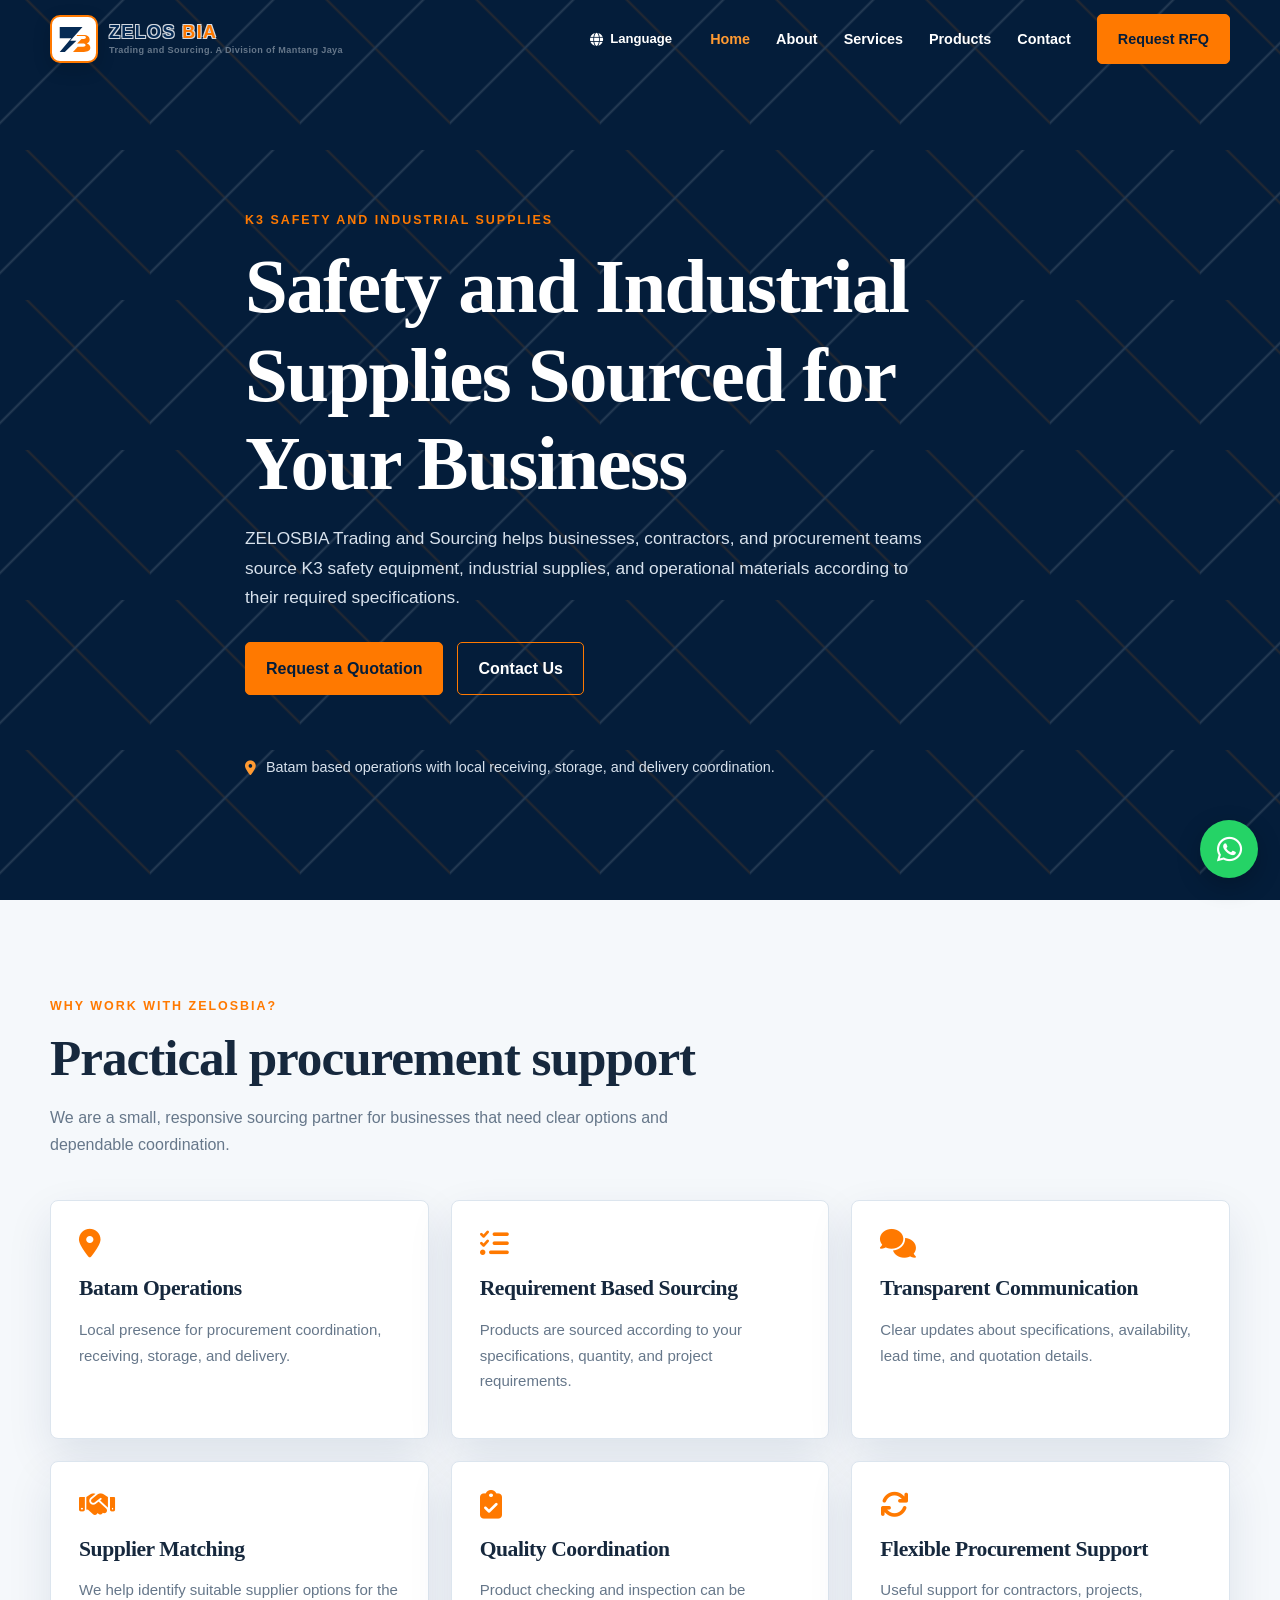
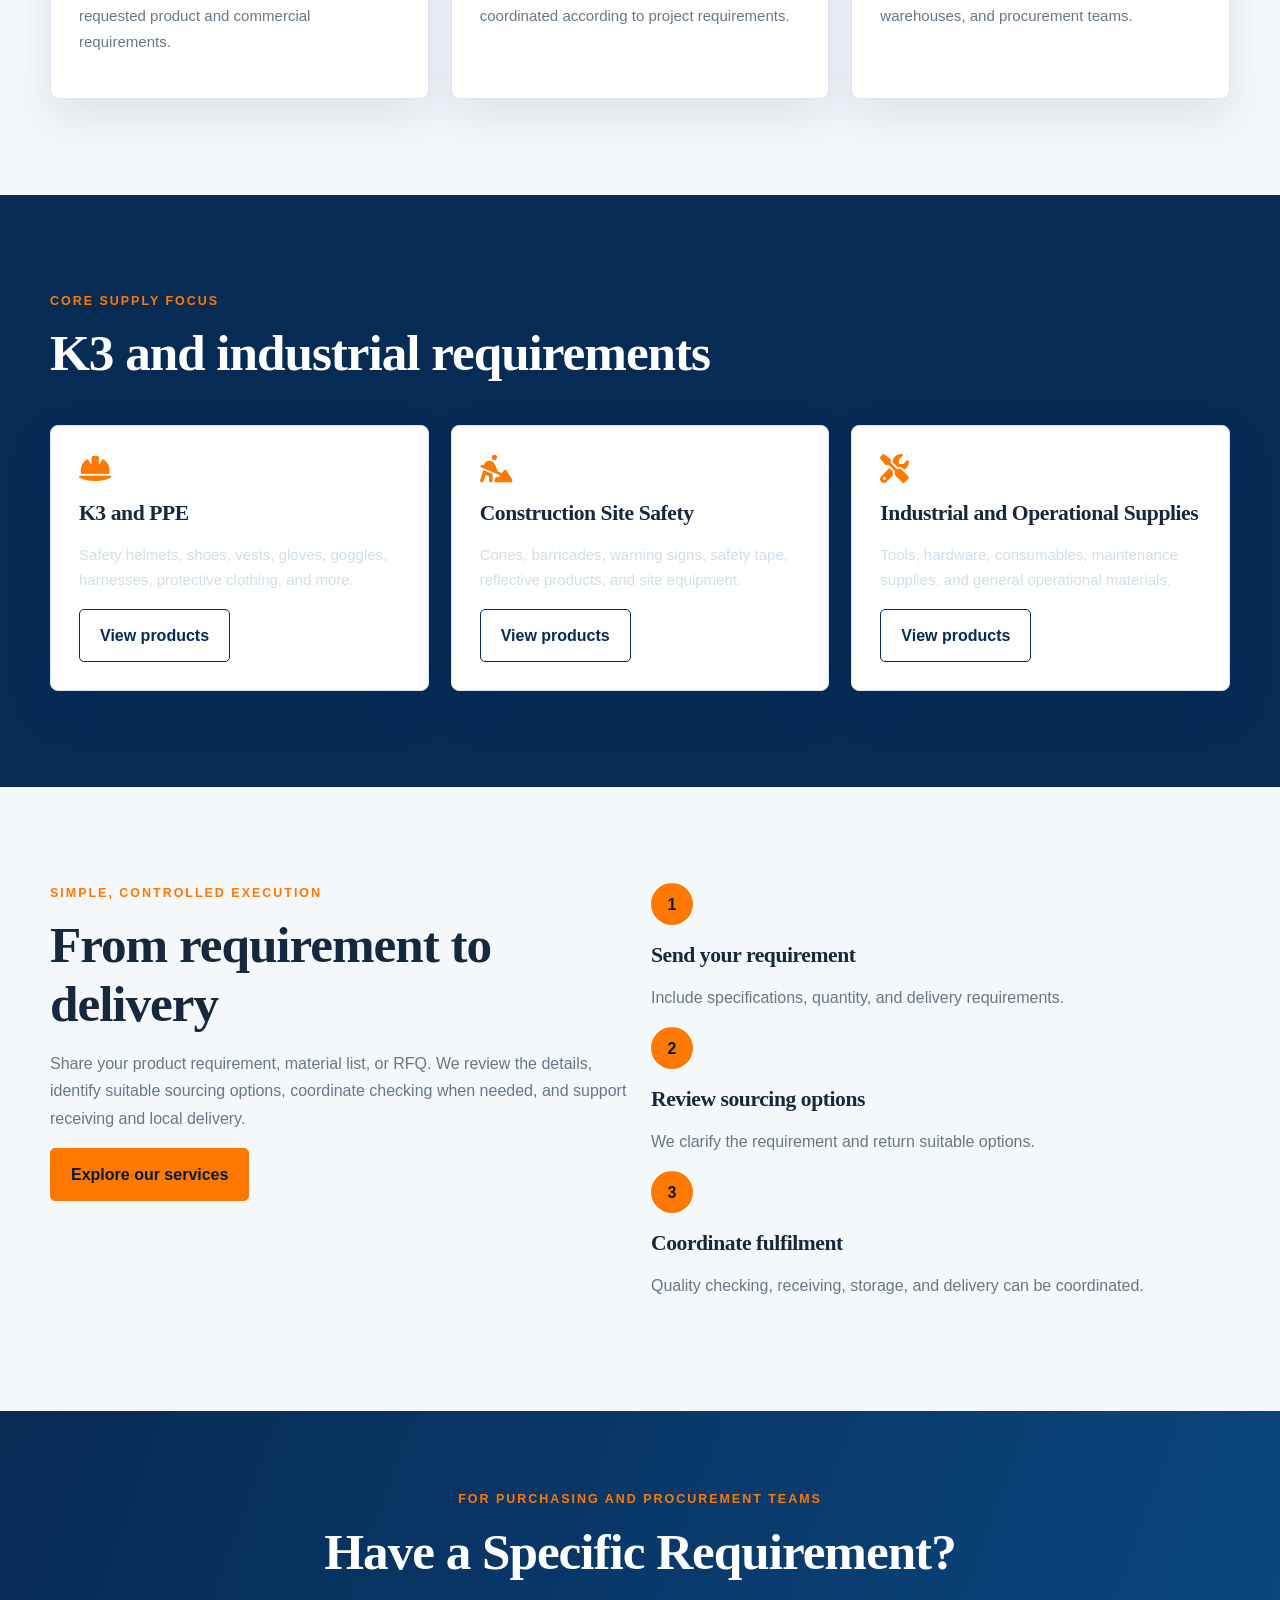
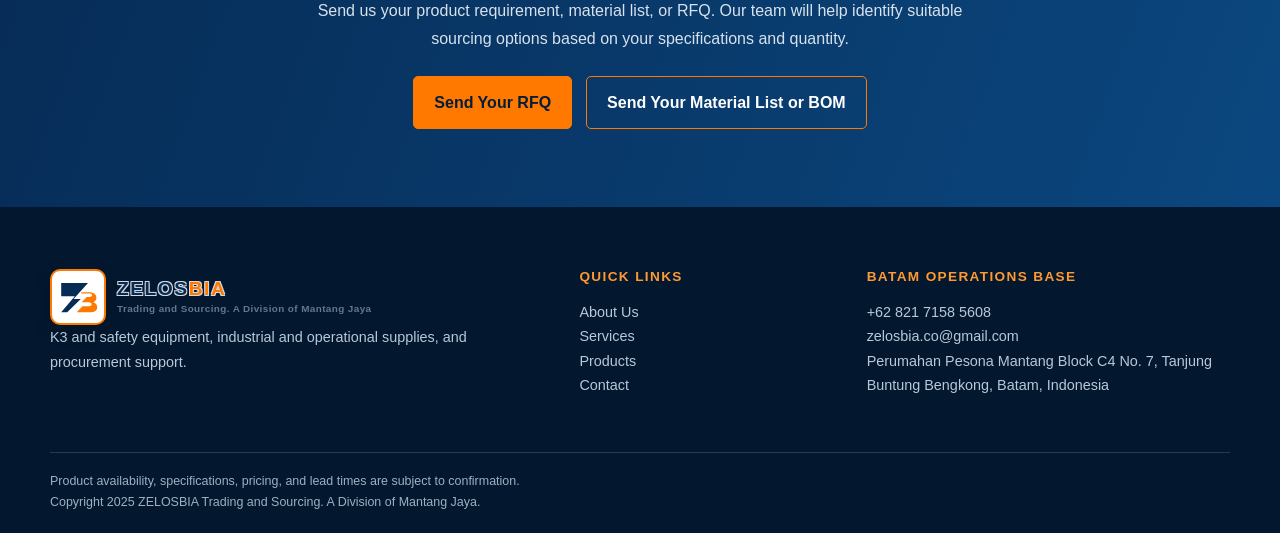
<file: index.html>
<!doctype html>
<html lang="en">
<head>
  <meta charset="utf-8">
  <meta name="viewport" content="width=device-width, initial-scale=1">
  <title>ZELOSBIA Trading and Sourcing | K3 and Industrial Supplies Batam</title>
  <meta name="description" content="ZELOSBIA Trading and Sourcing provides K3 safety equipment, PPE, industrial supplies, and procurement sourcing support for businesses and contractors in Batam.">
  <!-- Security and social meta -->
  <meta http-equiv="Content-Security-Policy" content="default-src 'self' https:; script-src 'self' https://cdnjs.cloudflare.com https://cdn.jsdelivr.net https://translate.google.com https://translate.googleapis.com https://maps.googleapis.com https://maps.gstatic.com; style-src 'self' 'unsafe-inline' https://fonts.googleapis.com https://cdnjs.cloudflare.com https://cdn.jsdelivr.net; font-src 'self' https://fonts.gstatic.com https://cdnjs.cloudflare.com https://cdn.jsdelivr.net data:; img-src 'self' data: https:; frame-src https://www.google.com https://maps.google.com https://translate.google.com https://maps.app.goo.gl; connect-src 'self' https://www.google-analytics.com https://*.googleapis.com https://*.gstatic.com;">
  <meta name="referrer" content="no-referrer-when-downgrade">
  <meta property="og:title" content="ZELOSBIA Trading and Sourcing | K3 and Industrial Supplies Batam">
  <meta property="og:description" content="K3 safety equipment, PPE, industrial supplies, and procurement sourcing support based in Batam.">
  <link rel="preconnect" href="https://fonts.googleapis.com">
  <link href="https://fonts.googleapis.com/css2?family=Inter:wght@400;500;600;700;800&family=Playfair+Display:wght@600;700&display=swap" rel="stylesheet">
  <link rel="stylesheet" href="https://cdn.jsdelivr.net/npm/@fortawesome/fontawesome-free@6.5.2/css/all.min.css" crossorigin="anonymous">
  <link rel="stylesheet" href="style.css">
</head>
<body>
  <!-- Fixed header containing the brand and main navigation. -->
  <header class="site-header">
    <div class="container navbar">
      <a class="brand" href="index.html" aria-label="ZELOSBIA home">
        <span class="brand-mark" aria-hidden="true">
          <svg viewBox="0 0 100 100">
            <path class="logo-z" d="M8 15h67L39 55h18L23 88H8l34-40H8z"></path>
            <path class="logo-b" d="M58 38h20c12 0 18 6 18 14 0 5-3 9-8 11 7 2 10 7 10 13 0 8-7 12-19 12H47l14-15h16c5 0 7-2 7-5s-3-5-8-5H59l13-13h7c4 0 6-2 6-5s-3-4-7-4H59z"></path>
          </svg>
        </span>
        <span class="brand-copy">
          <strong>
            <span class="brand-zelos">ZELOS</span>
            <span class="brand-bia">BIA</span>
          </strong>
          <small>Trading and Sourcing. A Division of Mantang Jaya</small>
        </span>
      </a>
      <button class="menu-button" type="button" aria-label="Open navigation" aria-expanded="false">
        <i class="fa-solid fa-bars"></i>
      </button>
      <nav class="nav-links" aria-label="Main navigation">
        <a class="active" href="index.html">Home</a>
        <a href="about.html">About</a>
        <a href="services.html">Services</a>
        <a href="products.html">Products</a>
        <a href="contact.html">Contact</a>
        <a class="button button-primary" href="contact.html">Request RFQ</a>
      </nav>
    </div>
  </header>
  <!-- Main page content. -->
  <main>
    <section class="hero">
      <div class="container hero-copy">
        <span class="eyebrow">K3 Safety and Industrial Supplies</span>
        <h1>Safety and Industrial Supplies Sourced for Your Business</h1>
        <p>ZELOSBIA Trading and Sourcing helps businesses, contractors, and procurement teams source K3 safety equipment, industrial supplies, and operational materials according to their required specifications.</p>
        <div class="actions">
          <a class="button button-primary" href="contact.html">Request a Quotation</a>
          <a class="button button-outline" href="contact.html">Contact Us</a>
        </div>
        <div class="hero-note">
          <i class="fa-solid fa-location-dot"></i>
          <span>Batam based operations with local receiving, storage, and delivery coordination.</span>
        </div>
      </div>
    </section>
    <section class="section fade-in">
      <div class="container">
        <div class="section-heading">
          <span class="eyebrow">Why work with ZELOSBIA?</span>
          <h2>Practical procurement support</h2>
          <p>We are a small, responsive sourcing partner for businesses that need clear options and dependable coordination.</p>
        </div>
        <div class="grid grid-3">
          <article class="card">
            <i class="card-icon fa-solid fa-location-dot"></i>
            <h3>Batam Operations</h3>
            <p>Local presence for procurement coordination, receiving, storage, and delivery.</p>
          </article>
          <article class="card">
            <i class="card-icon fa-solid fa-list-check"></i>
            <h3>Requirement Based Sourcing</h3>
            <p>Products are sourced according to your specifications, quantity, and project requirements.</p>
          </article>
          <article class="card">
            <i class="card-icon fa-solid fa-comments"></i>
            <h3>Transparent Communication</h3>
            <p>Clear updates about specifications, availability, lead time, and quotation details.</p>
          </article>
          <article class="card">
            <i class="card-icon fa-solid fa-handshake"></i>
            <h3>Supplier Matching</h3>
            <p>We help identify suitable supplier options for the requested product and commercial requirements.</p>
          </article>
          <article class="card">
            <i class="card-icon fa-solid fa-clipboard-check"></i>
            <h3>Quality Coordination</h3>
            <p>Product checking and inspection can be coordinated according to project requirements.</p>
          </article>
          <article class="card">
            <i class="card-icon fa-solid fa-arrows-rotate"></i>
            <h3>Flexible Procurement Support</h3>
            <p>Useful support for contractors, projects, warehouses, and procurement teams.</p>
          </article>
        </div>
      </div>
    </section>
    <section class="section dark-section fade-in">
      <div class="container">
        <div class="section-heading">
          <span class="eyebrow">Core supply focus</span>
          <h2>K3 and industrial requirements</h2>
        </div>
        <div class="grid grid-3">
          <article class="card">
            <i class="card-icon fa-solid fa-helmet-safety"></i>
            <h3>K3 and PPE</h3>
            <p>Safety helmets, shoes, vests, gloves, goggles, harnesses, protective clothing, and more.</p>
            <a class="button button-dark" href="products.html">View products</a>
          </article>
          <article class="card">
            <i class="card-icon fa-solid fa-person-digging"></i>
            <h3>Construction Site Safety</h3>
            <p>Cones, barricades, warning signs, safety tape, reflective products, and site equipment.</p>
            <a class="button button-dark" href="products.html">View products</a>
          </article>
          <article class="card">
            <i class="card-icon fa-solid fa-screwdriver-wrench"></i>
            <h3>Industrial and Operational Supplies</h3>
            <p>Tools, hardware, consumables, maintenance supplies, and general operational materials.</p>
            <a class="button button-dark" href="products.html">View products</a>
          </article>
        </div>
      </div>
    </section>
    <section class="section fade-in">
      <div class="container grid grid-2">
        <div>
          <span class="eyebrow">Simple, controlled execution</span>
          <h2>From requirement to delivery</h2>
          <p>Share your product requirement, material list, or RFQ. We review the details, identify suitable sourcing options, coordinate checking when needed, and support receiving and local delivery.</p>
          <a class="button button-primary" href="services.html">Explore our services</a>
        </div>
        <div class="steps">
          <div class="step">
            <h3>Send your requirement</h3>
            <p>Include specifications, quantity, and delivery requirements.</p>
          </div>
          <div class="step">
            <h3>Review sourcing options</h3>
            <p>We clarify the requirement and return suitable options.</p>
          </div>
          <div class="step">
            <h3>Coordinate fulfilment</h3>
            <p>Quality checking, receiving, storage, and delivery can be coordinated.</p>
          </div>
        </div>
      </div>
    </section>
    <section class="rfq-highlight fade-in">
      <div class="container">
        <span class="eyebrow">For purchasing and procurement teams</span>
        <h2>Have a Specific Requirement?</h2>
        <p>Send us your product requirement, material list, or RFQ. Our team will help identify suitable sourcing options based on your specifications and quantity.</p>
        <div class="actions">
          <a class="button button-primary" href="contact.html">Send Your RFQ</a>
          <a class="button button-outline" href="contact.html#attachment">Send Your Material List or BOM</a>
        </div>
      </div>
    </section>
  </main>
  <!-- Footer with company information and quick links. -->
  <footer class="site-footer">
    <div class="container">
      <div class="footer-grid">
        <div>
          <div class="brand">
            <span class="brand-mark" aria-hidden="true">
              <svg viewBox="0 0 100 100">
                <path class="logo-z" d="M8 15h67L39 55h18L23 88H8l34-40H8z"></path>
                <path class="logo-b" d="M58 38h20c12 0 18 6 18 14 0 5-3 9-8 11 7 2 10 7 10 13 0 8-7 12-19 12H47l14-15h16c5 0 7-2 7-5s-3-5-8-5H59l13-13h7c4 0 6-2 6-5s-3-4-7-4H59z"></path>
              </svg>
            </span>
            <span class="brand-copy">
              <strong><span class="brand-zelos">ZELOS</span><span class="brand-bia">BIA</span></strong>
              <small>Trading and Sourcing. A Division of Mantang Jaya</small>
            </span>
          </div>
          <p>K3 and safety equipment, industrial and operational supplies, and procurement support.</p>
        </div>
        <div>
          <h3>Quick Links</h3>
          <p>
            <a href="about.html">About Us</a><br>
            <a href="services.html">Services</a><br>
            <a href="products.html">Products</a><br>
            <a href="contact.html">Contact</a>
          </p>
        </div>
        <div>
          <h3>Batam Operations Base</h3>
          <p>
            <a href="https://wa.me/6282171585608">+62 821 7158 5608</a><br>
            <a href="mailto:zelosbia.co@gmail.com">zelosbia.co@gmail.com</a><br>
            Perumahan Pesona Mantang Block C4 No. 7, Tanjung Buntung Bengkong, Batam, Indonesia
          </p>
        </div>
      </div>
      <div class="footer-bottom">
        Product availability, specifications, pricing, and lead times are subject to confirmation.<br>
        Copyright 2025 ZELOSBIA Trading and Sourcing. A Division of Mantang Jaya.
      </div>
    </div>
  </footer>
  <script src="script.js"></script>
</body>
</html>
</file>
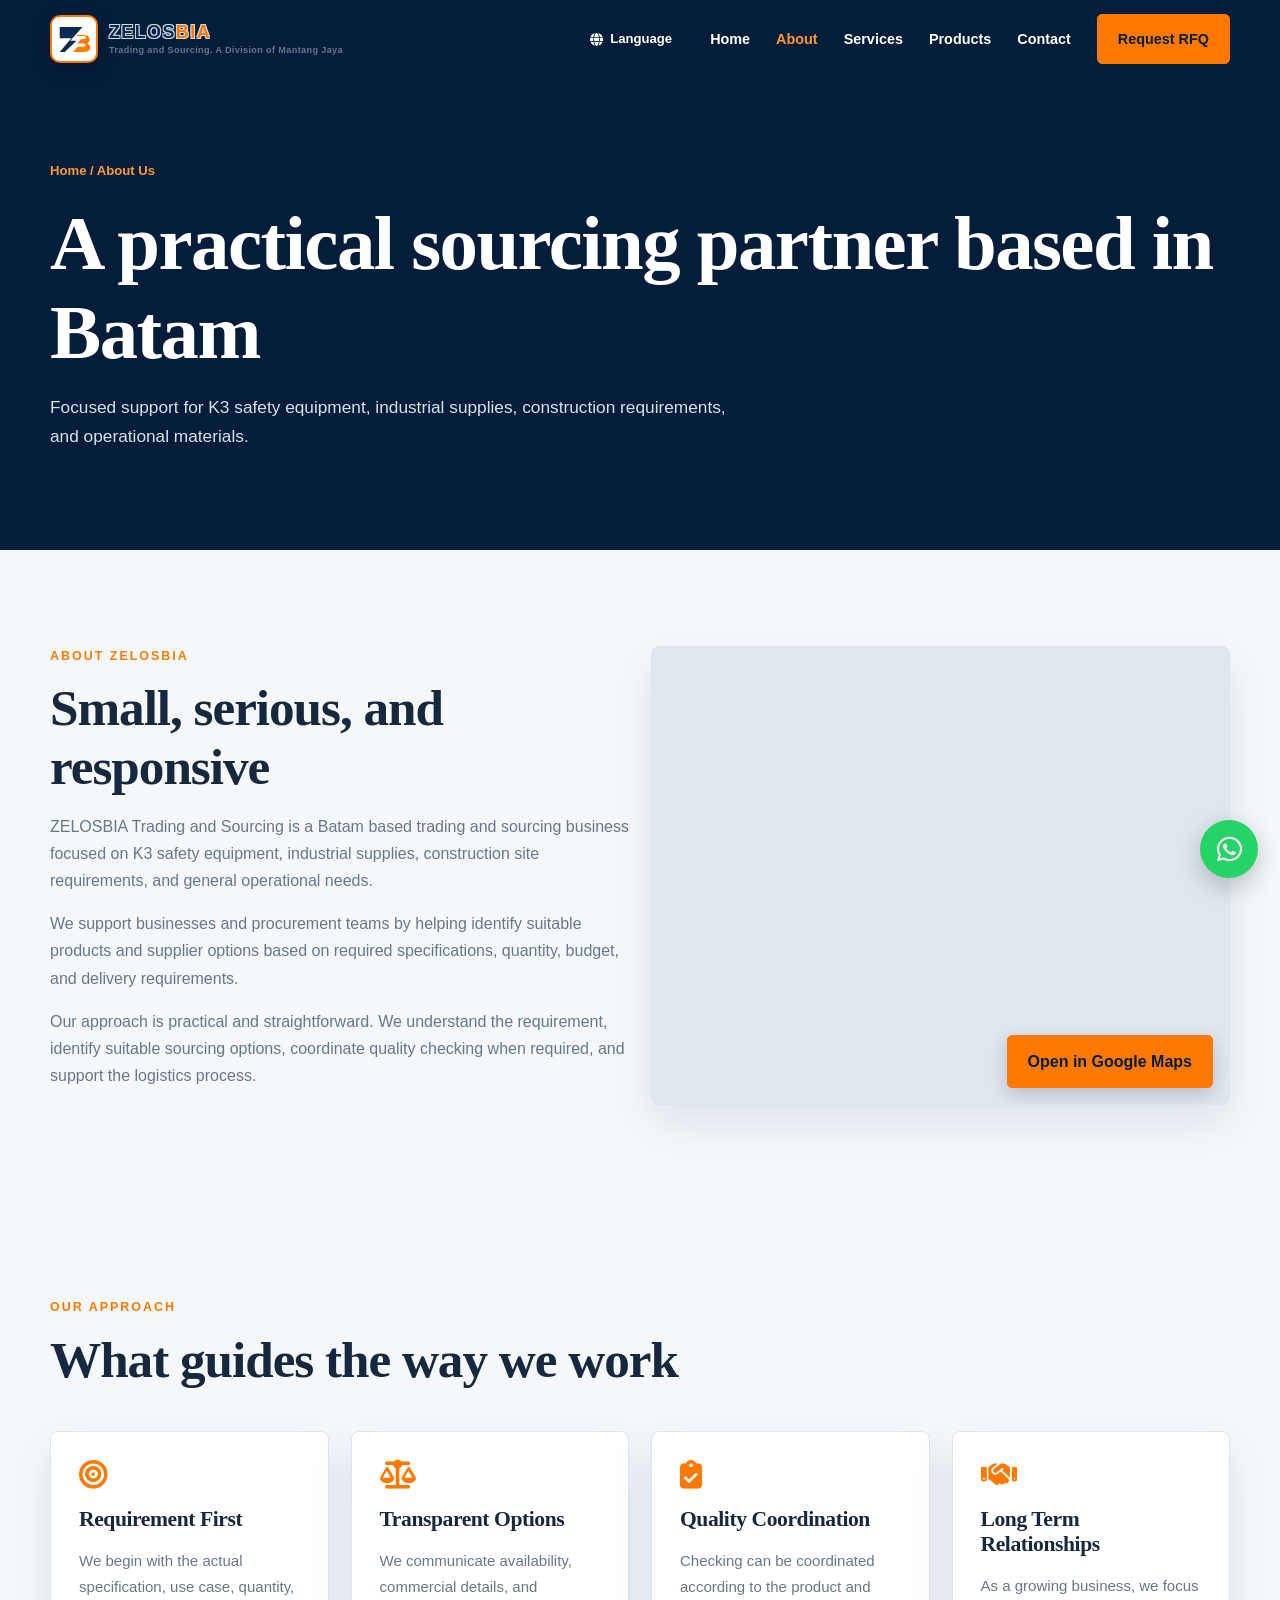
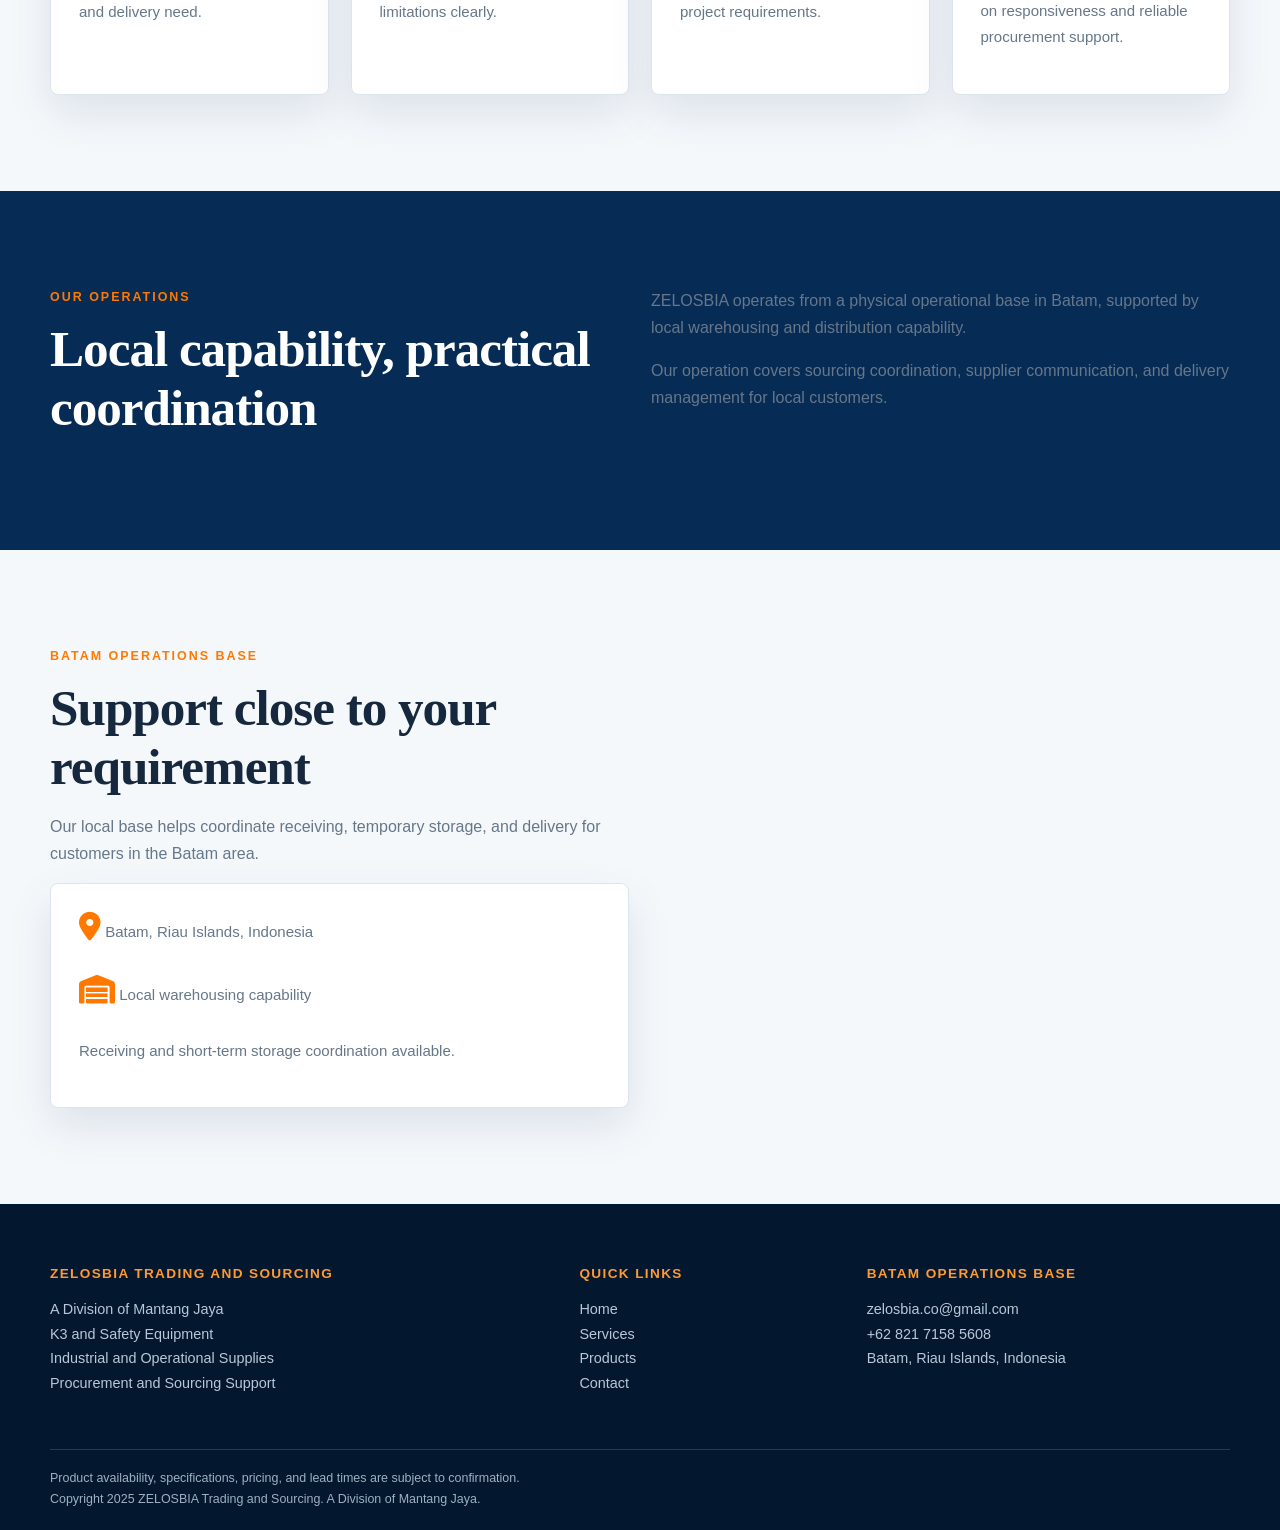
<file: about.html>
<!doctype html>
<html lang="en">
<head>
  <meta charset="utf-8">
  <meta name="viewport" content="width=device-width, initial-scale=1">
  <title>About ZELOSBIA Trading and Sourcing | Batam</title>
  <meta name="description" content="Learn about ZELOSBIA Trading and Sourcing, a Batam based K3, safety, industrial supplies, and procurement support business.">
  <!-- Security and social meta -->
  <meta http-equiv="Content-Security-Policy" content="default-src 'self' https:; script-src 'self' https://cdnjs.cloudflare.com https://translate.google.com https://translate.googleapis.com https://maps.googleapis.com https://maps.gstatic.com; style-src 'self' 'unsafe-inline' https://fonts.googleapis.com https://cdnjs.cloudflare.com; font-src https://fonts.gstatic.com https://cdnjs.cloudflare.com data:; img-src 'self' data: https:; frame-src https://www.google.com https://maps.google.com https://translate.google.com https://maps.app.goo.gl; connect-src 'self' https://www.google-analytics.com https://*.googleapis.com https://*.gstatic.com;">
  <meta name="referrer" content="no-referrer-when-downgrade">
  <meta property="og:title" content="About ZELOSBIA Trading and Sourcing | Batam">
  <meta property="og:description" content="Small, serious, and responsive sourcing partner based in Batam for K3 safety and industrial supplies.">
  <link rel="preconnect" href="https://fonts.googleapis.com">
  <link href="https://fonts.googleapis.com/css2?family=Inter:wght@400;500;600;700;800&family=Playfair+Display:wght@600;700&display=swap" rel="stylesheet">
  <link rel="stylesheet" href="https://cdnjs.cloudflare.com/ajax/libs/font-awesome/6.5.2/css/all.min.css">
  <link rel="stylesheet" href="style.css">
</head>
<body>
  <!-- Fixed header containing the brand and main navigation. -->
  <header class="site-header">
    <div class="container navbar">
      <a class="brand" href="index.html" aria-label="ZELOSBIA home">
        <span class="brand-mark" aria-hidden="true">
          <svg viewBox="0 0 100 100">
            <path class="logo-z" d="M8 15h67L39 55h18L23 88H8l34-40H8z"></path>
            <path class="logo-b" d="M58 38h20c12 0 18 6 18 14 0 5-3 9-8 11 7 2 10 7 10 13 0 8-7 12-19 12H47l14-15h16c5 0 7-2 7-5s-3-5-8-5H59l13-13h7c4 0 6-2 6-5s-3-4-7-4H59z"></path>
          </svg>
        </span>
        <span class="brand-copy">
          <strong><span class="brand-zelos">ZELOS</span><span class="brand-bia">BIA</span></strong>
          <small>Trading and Sourcing. A Division of Mantang Jaya</small>
        </span>
      </a>
      <button class="menu-button" type="button" aria-label="Open navigation" aria-expanded="false">
        <i class="fa-solid fa-bars"></i>
      </button>
      <nav class="nav-links">
        <a href="index.html">Home</a>
        <a class="active" href="about.html">About</a>
        <a href="services.html">Services</a>
        <a href="products.html">Products</a>
        <a href="contact.html">Contact</a>
        <a class="button button-primary" href="contact.html">Request RFQ</a>
      </nav>
    </div>
  </header>
  <!-- Main page content. -->
  <main>
    <section class="page-hero">
      <div class="container">
        <div class="breadcrumb">Home / About Us</div>
        <h1>A practical sourcing partner based in Batam</h1>
        <p>Focused support for K3 safety equipment, industrial supplies, construction requirements, and operational materials.</p>
      </div>
    </section>
    <section class="section fade-in">
      <div class="container grid grid-2">
        <div>
          <span class="eyebrow">About ZELOSBIA</span>
          <h2>Small, serious, and responsive</h2>
          <p>ZELOSBIA Trading and Sourcing is a Batam based trading and sourcing business focused on K3 safety equipment, industrial supplies, construction site requirements, and general operational needs.</p>
          <p>We support businesses and procurement teams by helping identify suitable products and supplier options based on required specifications, quantity, budget, and delivery requirements.</p>
          <p>Our approach is practical and straightforward. We understand the requirement, identify suitable sourcing options, coordinate quality checking when required, and support the logistics process.</p>
        </div>
        <div class="map-container">
          <iframe src="https://www.google.com/maps?q=Perumahan%20Pesona%20Mantang%20Block%20C4%20No.%207%2C%20Tanjung%20Buntung%20Bengkong%2C%20Batam%2C%20Indonesia&amp;output=embed" title="ZELOSBIA Batam location" loading="lazy"></iframe>
          <div class="map-actions">
            <a class="button button-primary" href="https://maps.app.goo.gl/PjfM8P9h658JiCoN9" target="_blank" rel="noopener">Open in Google Maps</a>
          </div>
        </div>
      </div>
    </section>
    <section class="section fade-in">
      <div class="container">
        <div class="section-heading">
          <span class="eyebrow">Our approach</span>
          <h2>What guides the way we work</h2>
        </div>
        <div class="grid grid-4">
          <article class="card"><i class="card-icon fa-solid fa-bullseye"></i><h3>Requirement First</h3><p>We begin with the actual specification, use case, quantity, and delivery need.</p></article>
          <article class="card"><i class="card-icon fa-solid fa-scale-balanced"></i><h3>Transparent Options</h3><p>We communicate availability, commercial details, and limitations clearly.</p></article>
          <article class="card"><i class="card-icon fa-solid fa-clipboard-check"></i><h3>Quality Coordination</h3><p>Checking can be coordinated according to the product and project requirements.</p></article>
          <article class="card"><i class="card-icon fa-solid fa-handshake"></i><h3>Long Term Relationships</h3><p>As a growing business, we focus on responsiveness and reliable procurement support.</p></article>
        </div>
      </div>
    </section>
    <section class="section facts fade-in">
      <div class="container grid grid-2">
        <div><span class="eyebrow">Our operations</span><h2>Local capability, practical coordination</h2></div>
        <div><p>ZELOSBIA operates from a physical operational base in Batam, supported by local warehousing and distribution capability.</p><p>Our operation covers sourcing coordination, supplier communication, and delivery management for local customers.</p>
      </div>
    </section>
    <section class="section fade-in">
      <div class="container grid grid-2">
        <div><span class="eyebrow">Batam Operations Base</span><h2>Support close to your requirement</h2><p>Our local base helps coordinate receiving, temporary storage, and delivery for customers in the Batam area.</p>
        <div class="card"><p><i class="card-icon fa-solid fa-location-dot"></i> Batam, Riau Islands, Indonesia</p><p><i class="card-icon fa-solid fa-warehouse"></i> Local warehousing capability</p><p>Receiving and short-term storage coordination available.</p></div>
      </div>
    </section>
  </main>
  <!-- Footer with company information and quick links. -->
  <footer class="site-footer">
    <div class="container">
      <div class="footer-grid">
        <div><h3>ZELOSBIA Trading and Sourcing</h3><p>A Division of Mantang Jaya<br>K3 and Safety Equipment<br>Industrial and Operational Supplies<br>Procurement and Sourcing Support</p></div>
        <div><h3>Quick Links</h3><p><a href="index.html">Home</a><br><a href="services.html">Services</a><br><a href="products.html">Products</a><br><a href="contact.html">Contact</a></p></div>
        <div><h3>Batam Operations Base</h3><p><a href="mailto:zelosbia.co@gmail.com">zelosbia.co@gmail.com</a><br><a href="https://wa.me/6282171585608">+62 821 7158 5608</a><br>Batam, Riau Islands, Indonesia</p></div>
      </div>
      <div class="footer-bottom">Product availability, specifications, pricing, and lead times are subject to confirmation.<br>Copyright 2025 ZELOSBIA Trading and Sourcing. A Division of Mantang Jaya.</div>
    </div>
  </footer>
  <script src="script.js"></script>
</body>
</html>
</file>
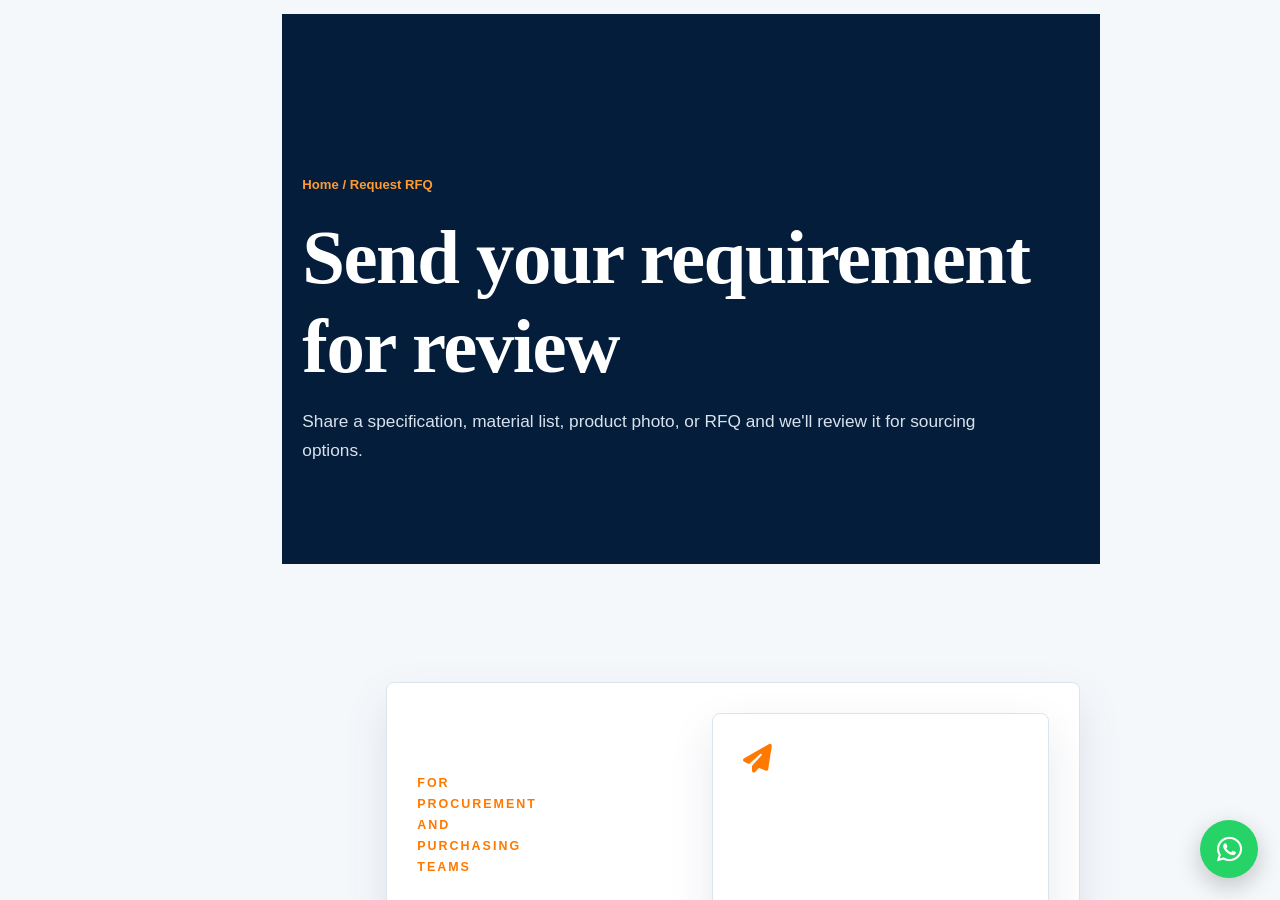
<file: contact.html>
<!doctype html>
<html lang="en">
<head>
  <meta charset="utf-8">
  <meta name="viewport" content="width=device-width, initial-scale=1">
  <title>Request an RFQ | ZELOSBIA Trading and Sourcing</title>
  <meta name="description" content="Send an RFQ for K3 equipment, PPE, industrial supplies, construction site safety products, and procurement sourcing support in Batam.">
  <!-- Security and social meta -->
  <meta http-equiv="Content-Security-Policy" content="default-src 'self' https:; script-src 'self' https://cdnjs.cloudflare.com https://cdn.jsdelivr.net https://translate.google.com https://translate.googleapis.com https://maps.googleapis.com https://maps.gstatic.com; style-src 'self' 'unsafe-inline' https://fonts.googleapis.com https://cdnjs.cloudflare.com https://cdn.jsdelivr.net; font-src 'self' https://fonts.gstatic.com https://cdnjs.cloudflare.com https://cdn.jsdelivr.net data:; img-src 'self' data: https:; frame-src https://www.google.com https://maps.google.com https://translate.google.com https://maps.app.goo.gl; connect-src 'self' https://www.google-analytics.com https://*.googleapis.com https://*.gstatic.com;">
  <meta name="referrer" content="no-referrer-when-downgrade">
  <meta property="og:title" content="Request an RFQ | ZELOSBIA Trading and Sourcing">
  <meta property="og:description" content="Send your RFQ for K3 PPE and industrial supplies.">
  <link rel="preconnect" href="https://fonts.googleapis.com">
  <link href="https://fonts.googleapis.com/css2?family=Inter:wght@400;500;600;700;800&family=Playfair+Display:wght@600;700&display=swap" rel="stylesheet">
  <link rel="stylesheet" href="https://cdn.jsdelivr.net/npm/@fortawesome/fontawesome-free@6.5.2/css/all.min.css" crossorigin="anonymous">
  <link rel="stylesheet" href="style.css">
</head>
<body>
  <!-- Fixed header containing the brand and main navigation. -->
  <header class="site-header">
    <div class="container navbar">
        <a class="brand" href="index.html" aria-label="ZELOSBIA home">
            <span class="brand-mark">
                <svg viewBox="0 0 100 100">
                    <path class="logo-z" d="M8 15h67L39 55h18L23 88H8l34-40H8z"></path>
                    <path class="logo-b" d="M58 38h20c12 0 18 6 18 14 0 5-3 9-8 11 7 2 10 7 10 13 0 8-7 12-19 12H47l14-15h16c5 0 7-2 7-5s-3-5-8-5H59l13-13h7c4 0 6-2 6-5s-3-4-7-4H59z"></path>
                </svg></span><span class="brand-copy"><strong><span class="brand-zelos">ZELOS</span><span class="brand-bia">BIA</span></strong><small>Trading and Sourcing. A Division of Mantang Ja[...]
  <!-- Main page content. -->
  <main>
    <section class="page-hero"><div class="container"><div class="breadcrumb">Home / Request RFQ</div><h1>Send your requirement for review</h1><p>Share a specification, material list, product photo, or RFQ and we'll review it for sourcing options.</p></div></section>
    <section class="section fade-in">
      <div class="container grid grid-2">
        <div class="form-card"><span class="eyebrow">For procurement and purchasing teams</span><h2>Submit RFQ</h2><div class="direct-rfq"><i class="card-icon fa-solid fa-paper-plane"></i><h2>Send Your Requirement</h2></div>
        <aside><span class="eyebrow">Find us</span><h2>Batam Operations Base</h2><div class="info-card"><i class="fa-brands fa-whatsapp"></i><div><h3>WhatsApp</h3><p><a href="https://wa.me/6282171585608">+62 821 7158 5608</a></p></div></div></aside>
      </div>
    </section>
    <section class="quick-contact fade-in"><h2>Prefer a quick conversation?</h2><p>Reach our team directly for urgent project requirements.</p><a href="https://wa.me/6282171585608"><i class="fa-brands fa-whatsapp"></i> Chat on WhatsApp</a></section>
  </main>
  <!-- Footer with company information and quick links. -->
  <footer class="site-footer"><div class="container"><div class="footer-grid"><div><h3>ZELOSBIA Trading and Sourcing</h3><p>A Division of Mantang Jaya<br>K3 and Safety Equipment<br>Industrial and Operational Supplies<br>Procurement and Sourcing Support</p></div><div><h3>Quick Links</h3><p><a href="index.html">Home</a><br><a href="services.html">Services</a><br><a href="products.html">Products</a><br><a href="contact.html">Contact</a></p></div><div><h3>Batam Operations Base</h3><p><a href="mailto:zelosbia.co@gmail.com">zelosbia.co@gmail.com</a><br><a href="https://wa.me/6282171585608">+62 821 7158 5608</a><br>Batam, Riau Islands, Indonesia</p></div></div><div class="footer-bottom">Product availability, specifications, pricing, and lead times are subject to confirmation.<br>Copyright 2025 ZELOSBIA Trading and Sourcing. A Division of Mantang Jaya.</div></div></footer>
  <script src="script.js"></script>
</body>
</html>
</file>
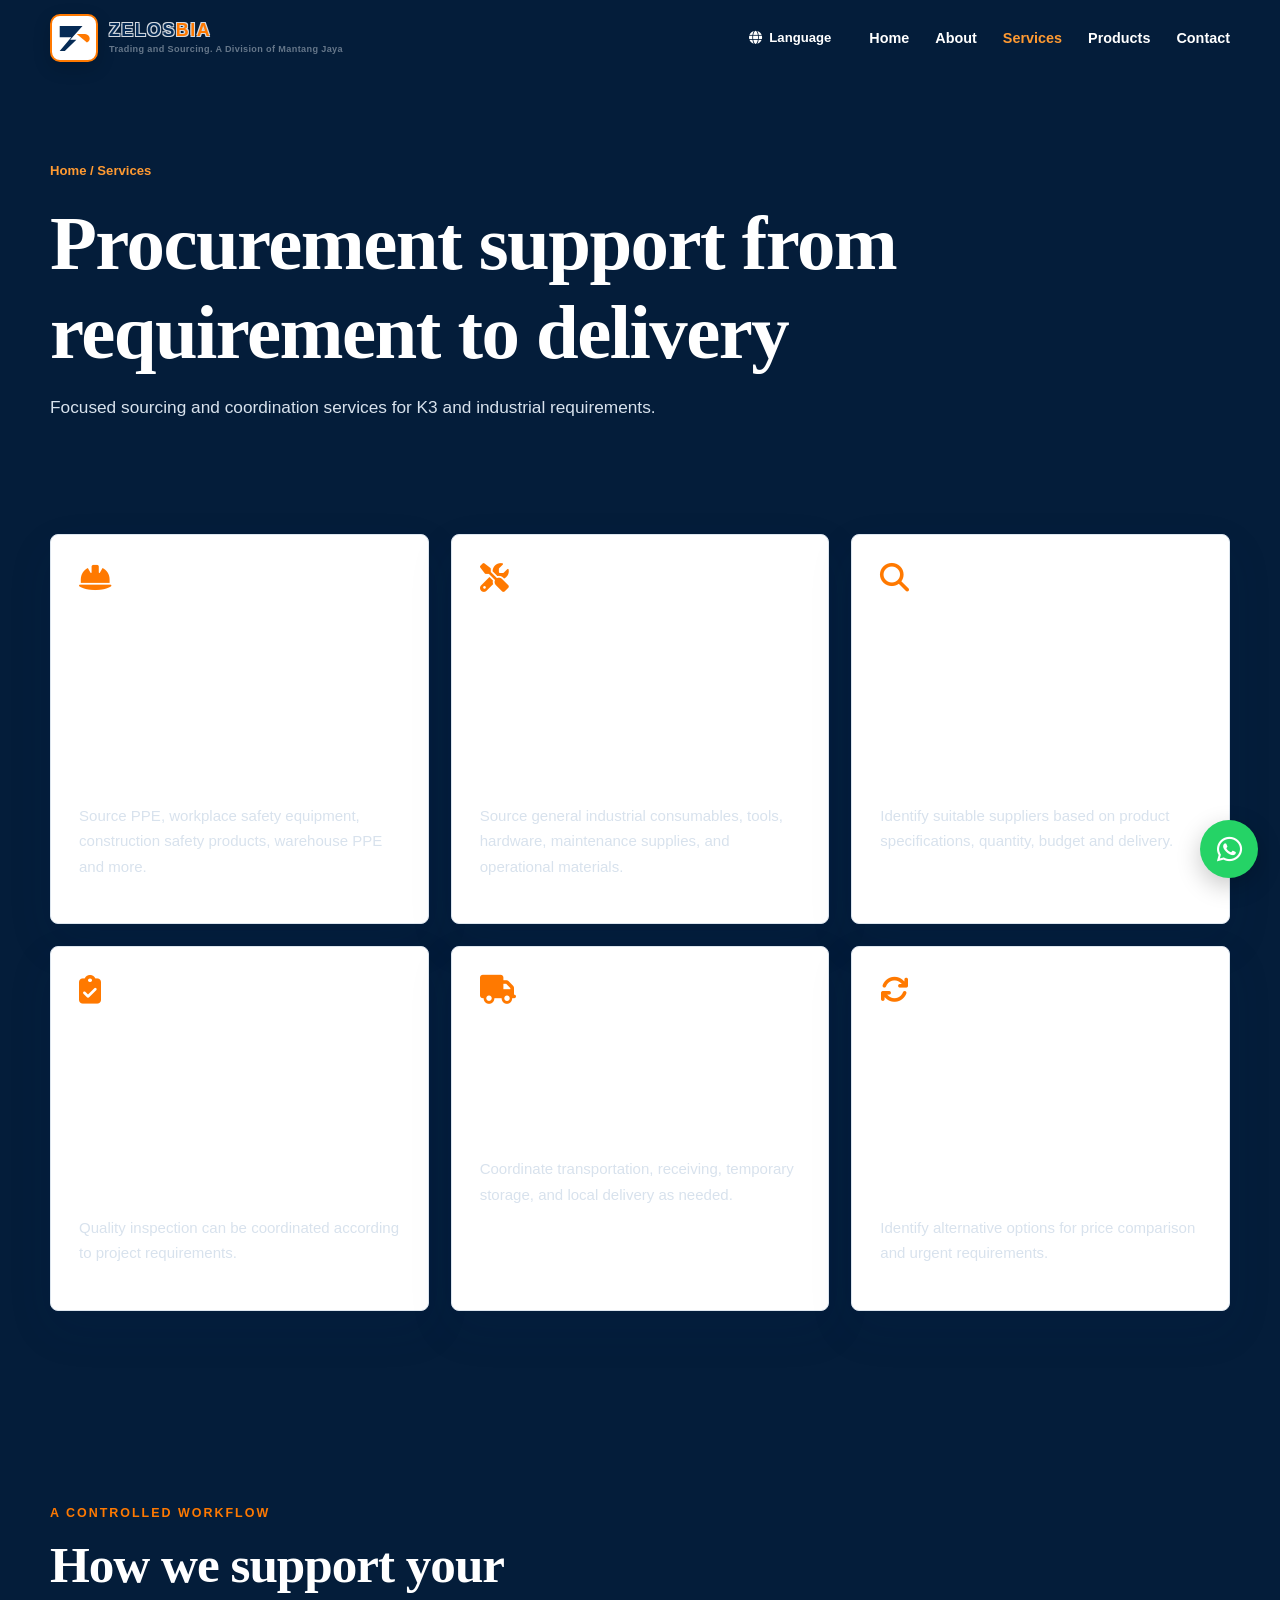
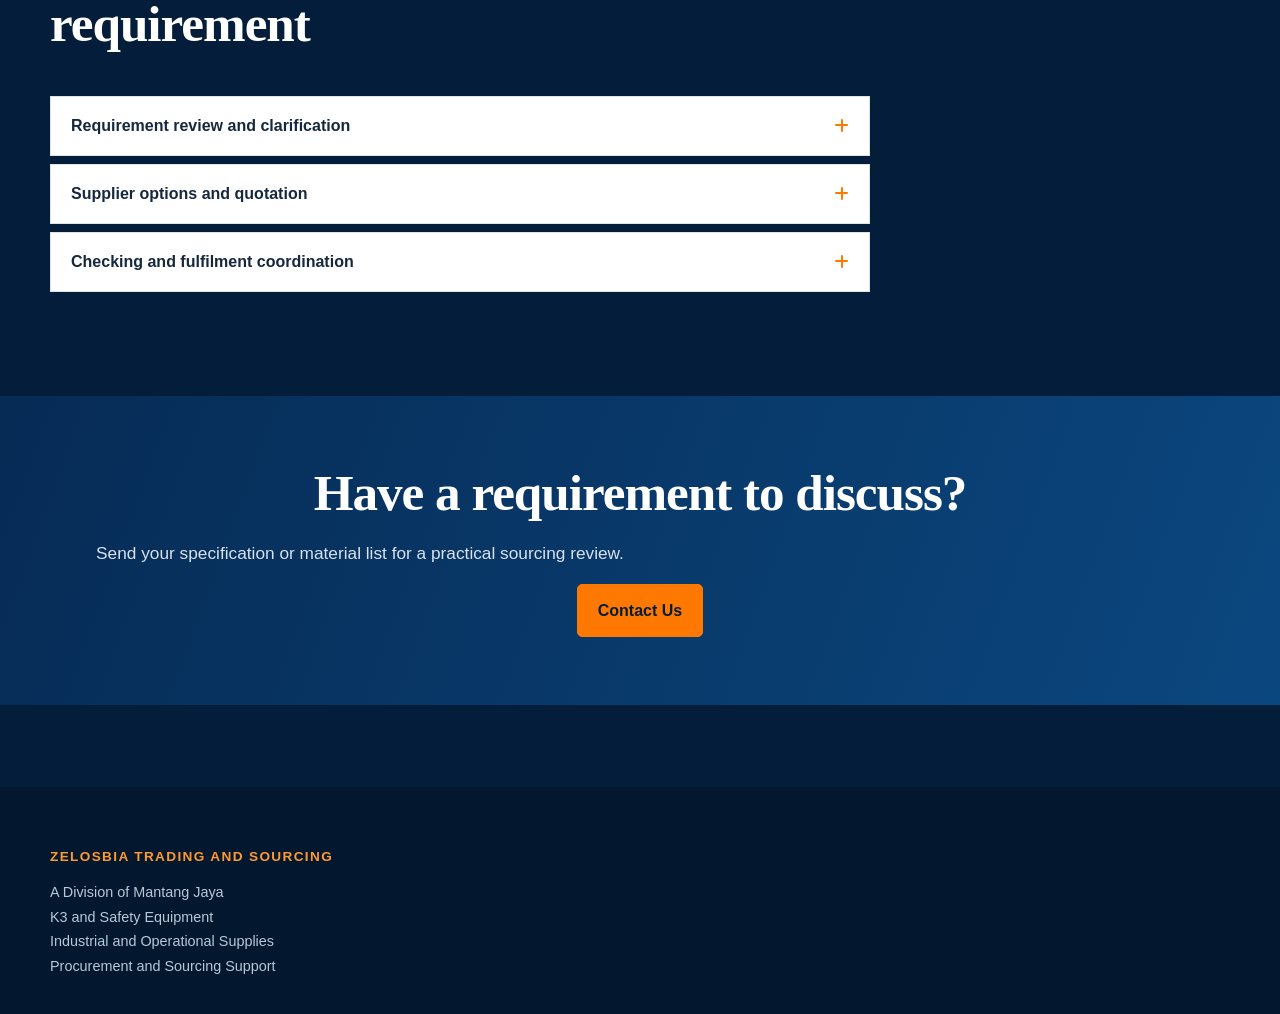
<file: services.html>
<!doctype html>
<html lang="en">
<head>
  <meta charset="utf-8">
  <meta name="viewport" content="width=device-width, initial-scale=1">
  <title>Services | ZELOSBIA Trading and Sourcing</title>
  <meta name="description" content="K3 safety equipment sourcing, industrial procurement support, supplier matching, inspection coordination, and local delivery in Batam.">
  <!-- Security and social meta -->
  <meta http-equiv="Content-Security-Policy" content="default-src 'self' https:; script-src 'self' https://cdnjs.cloudflare.com https://cdn.jsdelivr.net https://translate.google.com https://translate.googleapis.com https://maps.googleapis.com https://maps.gstatic.com; style-src 'self' 'unsafe-inline' https://fonts.googleapis.com https://cdnjs.cloudflare.com https://cdn.jsdelivr.net; font-src 'self' https://fonts.gstatic.com https://cdnjs.cloudflare.com https://cdn.jsdelivr.net data:; img-src 'self' data: https:; frame-src https://www.google.com https://maps.google.com https://translate.google.com https://maps.app.goo.gl; connect-src 'self' https://www.google-analytics.com https://*.googleapis.com https://*.gstatic.com;">
  <meta name="referrer" content="no-referrer-when-downgrade">
  <meta property="og:title" content="Services | ZELOSBIA Trading and Sourcing">
  <meta property="og:description" content="Procurement support from requirement to delivery for K3 and industrial supplies.">
  <link rel="preconnect" href="https://fonts.googleapis.com">
  <link href="https://fonts.googleapis.com/css2?family=Inter:wght@400;500;600;700;800&family=Playfair+Display:wght@600;700&display=swap" rel="stylesheet">
  <link rel="stylesheet" href="https://cdn.jsdelivr.net/npm/@fortawesome/fontawesome-free@6.5.2/css/all.min.css" crossorigin="anonymous">
  <link rel="stylesheet" href="style.css">
</head>
<body>
  <!-- Fixed header containing the brand and main navigation. -->
  <header class="site-header">
    <div class="container navbar">
      <a class="brand" href="index.html" aria-label="ZELOSBIA home">
        <span class="brand-mark"><svg viewBox="0 0 100 100"><path class="logo-z" d="M8 15h67L39 55h18L23 88H8l34-40H8z"></path><path class="logo-b" d="M58 38h20c12 0 18 6 18 14 0 5-3 9-8 11 7 2 10 7 1"></path></svg></span>
        <span class="brand-copy"><strong><span class="brand-zelos">ZELOS</span><span class="brand-bia">BIA</span></strong><small>Trading and Sourcing. A Division of Mantang Jaya</small></span>
      </a>
      <button class="menu-button" type="button" aria-label="Open navigation" aria-expanded="false"><i class="fa-solid fa-bars"></i></button>
      <nav class="nav-links">
        <a href="index.html">Home</a><a href="about.html">About</a><a class="active" href="services.html">Services</a><a href="products.html">Products</a><a href="contact.html">Contact</a>
      </nav>
    </div>
  </header>
  <!-- Main page content. -->
  <main>
    <section class="page-hero"><div class="container"><div class="breadcrumb">Home / Services</div><h1>Procurement support from requirement to delivery</h1><p>Focused sourcing and coordination services for K3 and industrial requirements.</p></div>
    <section class="section fade-in">
      <div class="container">
        <div class="grid grid-3">
          <article class="card"><i class="card-icon fa-solid fa-helmet-safety"></i><h2>K3 and Safety Equipment Sourcing</h2><p>Source PPE, workplace safety equipment, construction safety products, warehouse PPE and more.</p></article>
          <article class="card"><i class="card-icon fa-solid fa-screwdriver-wrench"></i><h2>Industrial and Operational Supplies</h2><p>Source general industrial consumables, tools, hardware, maintenance supplies, and operational materials.</p></article>
          <article class="card"><i class="card-icon fa-solid fa-magnifying-glass"></i><h2>Supplier Sourcing and Matching</h2><p>Identify suitable suppliers based on product specifications, quantity, budget and delivery.</p></article>
          <article class="card"><i class="card-icon fa-solid fa-clipboard-check"></i><h2>Quality Inspection Coordination</h2><p>Quality inspection can be coordinated according to project requirements.</p></article>
          <article class="card"><i class="card-icon fa-solid fa-truck"></i><h2>Logistics and Local Delivery</h2><p>Coordinate transportation, receiving, temporary storage, and local delivery as needed.</p></article>
          <article class="card"><i class="card-icon fa-solid fa-arrows-rotate"></i><h2>Alternative Supplier Sourcing</h2><p>Identify alternative options for price comparison and urgent requirements.</p></article>
        </div>
      </div>
    </section>
    <section class="section fade-in">
      <div class="container">
        <div class="section-heading"><span class="eyebrow">A controlled workflow</span><h2>How we support your requirement</h2></div>
        <div class="accordion">
          <div class="accordion-item"><button class="accordion-button" data-accordion aria-expanded="false">Requirement review and clarification <i class="fa-solid fa-plus"></i></button><div class="accordion-content"></div></div>
          <div class="accordion-item"><button class="accordion-button" data-accordion aria-expanded="false">Supplier options and quotation <i class="fa-solid fa-plus"></i></button><div class="accordion-content"></div></div>
          <div class="accordion-item"><button class="accordion-button" data-accordion aria-expanded="false">Checking and fulfilment coordination <i class="fa-solid fa-plus"></i></button><div class="accordion-content"></div></div>
        </div>
      </div>
    </section>
    <section class="cta fade-in"><h2>Have a requirement to discuss?</h2><p>Send your specification or material list for a practical sourcing review.</p><a class="button button-primary" href="contact.html">Contact Us</a></section>
  </main>
  <!-- Footer with company information and quick links. -->
  <footer class="site-footer"><div class="container"><div class="footer-grid"><div><h3>ZELOSBIA Trading and Sourcing</h3><p>A Division of Mantang Jaya<br>K3 and Safety Equipment<br>Industrial and Operational Supplies<br>Procurement and Sourcing Support</p></div></div></div></footer>
  <script src="script.js"></script>
</body>
</html>
</file>
<file: style.css>
/* Global design variables used throughout the website. */
:root {
  --navy: #062b55;
  --navy-dark: #041d3a;
  --blue: #0b477f;
  --orange: #ff7900;
  --orange-light: #ff9a32;
  --surface: #ffffff;
  --background: #f5f8fb;
  --text: #16283d;
  --muted: #66778a;
  --line: #dce5ee;
  --shadow: 0 18px 45px rgba(6, 43, 85, 0.1);
}

/* Apply consistent sizing to every element. */
*, *::before, *::after { box-sizing: border-box;
}
html {
  scroll-behavior: smooth;
  -webkit-text-size-adjust: 100%;
  text-size-adjust: 100%;
}
body {
  margin: 0;
  min-width: 320px;
  background: var(--background);
  color: var(--text);
  font: 16px/1.7 Inter, Arial, sans-serif;
  -webkit-font-smoothing: antialiased;
  text-rendering: optimizeLegibility;
}
body.menu-open { overflow: hidden;
}
h1, h2, h3 { margin: 0 0 16px;
line-height: 1.15;
letter-spacing: -0.02em;
}
h1, h2, h3 { font-family: "Playfair Display", Georgia, serif;
}
h1 { font-size: clamp(2.6rem, 6vw, 5rem);
}
h2 { font-size: clamp(2rem, 4vw, 3.4rem);
}
h3 { font-size: 1.35rem;
}
p { margin: 0 0 16px;
color: var(--muted);
}
a { color: inherit;
text-decoration: none;
}
img { max-width: 100%;
display: block;
}
.container {
  width: 92%;
  max-width: 1180px;
  margin-right: auto;
  margin-left: auto;
}

button, input, select, textarea { font: inherit;
}
button, a, input, select, textarea { -webkit-tap-highlight-color: transparent;
}

@supports (width: min(1180px, 92%)) {
  .container { width: min(1180px, calc(100% - 40px)); }
}
.section { padding: 96px 0;
}
.section-heading { max-width: 700px;
margin-bottom: 42px;
}
.eyebrow { display: block;
margin-bottom: 12px;
color: var(--orange);
font-size: .78rem;
font-weight: 800;
letter-spacing: .16em;
text-transform: uppercase;
}

/* Fixed navigation header and its scroll state. */
.site-header {
  position: fixed;
  z-index: 20;
  width: 100%;
  padding: 14px 0;
  color: white;
  transition: .3s ease;
}
.site-header.scrolled { background: rgba(4, 29, 58, .97);
box-shadow: 0 8px 25px rgba(0,0,0,.12);
}
@supports ((-webkit-backdrop-filter: blur(14px)) or (backdrop-filter: blur(14px))) {
  .site-header.scrolled {
    -webkit-backdrop-filter: blur(14px);
    backdrop-filter: blur(14px);
    background: rgba(4, 29, 58, .94);
  }
}
.navbar { display: flex;
align-items: center;
justify-content: space-between;
gap: 28px;
}

.navbar > .brand { min-width: 0; }
.navbar > .language-control,
.navbar > .menu-button { flex: 0 0 auto; }
.brand {
  display: inline-flex;
  align-items: center;
  gap: 11px;
  color: white;
}

.brand-mark {
  display: grid;
  place-items: center;
  width: 48px;
  height: 48px;
  flex: 0 0 48px;
  border: 2px solid var(--orange);
  border-radius: 10px;
  background: white;
  color: var(--navy);
  box-shadow: 0 6px 18px rgba(0, 0, 0, .16);
}

.brand-mark svg {
  width: 34px;
  height: 34px;
}

.brand-copy {
  display: flex;
  flex-direction: column;
  line-height: 1.05;
  padding: 2px 0;
}

.brand-copy strong {
  font-size: 1.12rem;
  font-weight: 800;
  letter-spacing: .08em;
  text-shadow:
    -1px -1px 0 #d4d9df,
    1px -1px 0 #d4d9df,
    -1px 1px 0 #d4d9df,
    1px 1px 0 #d4d9df;
}

.brand-zelos { color: var(--navy); }
.brand-bia { color: var(--orange); }

.brand-copy small {
  margin-top: 5px;
  color: var(--muted);
  font-size: .57rem;
  font-weight: 600;
  letter-spacing: .04em;
  white-space: nowrap;
}

.brand-mark svg { overflow: visible; }
.brand-mark .logo-z { fill: var(--navy); }
.brand-mark .logo-b { fill: var(--orange); }

.site-footer .brand-mark {
  width: 56px;
  height: 56px;
  flex-basis: 56px;
}

.site-footer .brand-mark svg {
  width: 40px;
  height: 40px;
}

.site-footer .brand-copy strong {
  font-size: 1.2rem;
}

.site-footer .brand-copy small {
  font-size: .62rem;
}
.nav-links { display: flex;
align-items: center;
gap: 26px;
}
.nav-links a { font-size: .9rem;
font-weight: 700;
transition: color .2s;
}
.nav-links a:hover, .nav-links a.active { color: var(--orange-light);
}
.menu-button { display: none;
  width: 44px;
  height: 44px;
  flex: 0 0 44px;
  padding: 0;
  border: 0;
  border-radius: 0;
  background: transparent;
  color: white;
  font-size: 1.5rem;
  line-height: 1;
  cursor: pointer;
}
.menu-button:hover { color: var(--orange-light); }

.language-control { position: relative; margin-left: auto; }
.language-button { display: inline-flex; align-items: center; gap: 7px; padding: 8px 10px; border: 0; border-radius: 0; background: transparent; color: white; font-size: .82rem; font-weight: 700; cursor: pointer; }
.language-button:hover, .language-control.open .language-button { color: var(--orange-light); }
.language-menu { position: absolute; top: calc(100% + 10px); right: 0; z-index: 25; display: none; width: 245px; padding: 12px; border: 1px solid var(--line); border-radius: 6px; background: white; box-shadow: var(--shadow); }
.language-control.open .language-menu { display: block; }
.language-menu .goog-te-gadget { color: var(--muted); font: 700 .82rem Inter, sans-serif; }
.language-menu .goog-te-gadget span { display: none; }
.language-menu .goog-te-combo { width: 100%; margin: 0; padding: 9px; border: 1px solid var(--line); border-radius: 4px; color: var(--text); background: white; font: inherit; }
.goog-te-banner-frame, .skiptranslate iframe { display: none !important; }
body { top: 0 !important; }

.button { display: inline-flex;
align-items: center;
justify-content: center;
gap: 9px;
min-height: 46px;
border: 1px solid var(--orange);
border-radius: 5px;
padding: 12px 20px;
font-weight: 800;
transition: transform .2s, filter .2s, background-color .2s, color .2s;
cursor: pointer;
text-align: center;
}
.button:focus-visible, .menu-button:focus-visible, .filter-button:focus-visible,
.accordion-button:focus-visible, input:focus-visible, select:focus-visible,
textarea:focus-visible {
  outline: 3px solid var(--orange-light);
  outline-offset: 3px;
}
.button:hover { transform: translateY(-2px);
filter: brightness(1.08);
}
.button-primary { background: var(--orange);
color: var(--navy-dark);
}
.button-outline { color: white;
}
.button-dark { color: var(--navy);
border-color: var(--navy);
}

/* Large hero areas used on the home and internal pages. */
/* Large hero areas used on the home and internal pages. */
.hero, .page-hero { position: relative;
overflow: hidden;
background: var(--navy-dark);
color: white;
}
.hero { min-height: 100vh;
min-height: 100svh;
padding: 180px 0 90px;
display: flex;
align-items: center;
}
.hero::after { content: "";
position: absolute;
inset: 0;
opacity: .13;
background: linear-gradient(135deg, transparent 40%, #fff 41%, transparent 42%), linear-gradient(45deg, transparent 58%, var(--orange) 59%, transparent 60%);
background-size: 150px 150px;
}
.hero .container, .page-hero .container { position: relative;
z-index: 1;
}
.hero-copy { max-width: 790px;
}
.hero-note { display: flex; align-items: center; gap: 10px; max-width: 620px; color: #d8e2ed; font-size: .9rem; }
.hero-note i { color: var(--orange-light); }
.hero p, .page-hero p { max-width: 680px;
color: #d8e2ed;
font-size: 1.08rem;
}
.actions { display: flex;
flex-wrap: wrap;
gap: 14px;
margin: 30px 0 60px;
}
.stats { display: grid;
grid-template-columns: repeat(4, 1fr);
max-width: 920px;
background: rgba(255,255,255,.16);
}
.stat { padding: 18px 20px;
background: rgba(6,43,85,.8);
}
.stat strong { display: block;
color: var(--orange-light);
font-size: 1.7rem;
}
.stat span { color: #d8e2ed;
font-size: .78rem;
}
.page-hero { padding: 160px 0 82px;
}
.breadcrumb { margin-bottom: 18px;
color: var(--orange-light);
font-size: .82rem;
font-weight: 700;
}

/* Reusable responsive grid layouts. */
.grid { display: grid;
gap: 22px;
}
.grid-2 { grid-template-columns: repeat(2, 1fr);
}
.grid-3 { grid-template-columns: repeat(3, 1fr);
}
.grid-4 { grid-template-columns: repeat(4, 1fr);
}
/* Shared surface style for cards, forms, and contact details. */
.card, .form-card, .info-card { background: var(--surface);
border: 1px solid var(--line);
border-radius: 8px;
box-shadow: var(--shadow);
}
.card { padding: 28px;
}
.card-icon { margin-bottom: 18px;
color: var(--orange);
font-size: 1.8rem;
}
.card p { font-size: .94rem;
}
.dark-section { background: var(--navy);
color: white;
}
.dark-section p { color: #d1deeb;
}
.dark-section .card { color: var(--text);
}
.pills { display: flex;
flex-wrap: wrap;
gap: 12px;
}
.pill { padding: 15px 22px;
background: white;
border: 1px solid var(--line);
border-radius: 4px;
font-weight: 700;
}
.steps { counter-reset: step;
}
.step { position: relative;
padding-top: 60px;
}
.step::before { counter-increment: step;
content: counter(step);
position: absolute;
top: 0;
left: 0;
display: grid;
place-items: center;
width: 42px;
height: 42px;
border-radius: 50%;
background: var(--orange);
color: var(--navy-dark);
font-weight: 900;
}
.placeholder { min-height: 180px;
display: grid;
place-items: center;
background: #dfe6ed;
color: #647487;
text-align: center;
font-weight: 700;
letter-spacing: .06em;
overflow: hidden;
}
.placeholder img {
  width: 100%;
  height: 180px;
  object-fit: cover;
}
.story-art { min-height: 360px;
display: grid;
place-items: center;
border-radius: 8px;
background: linear-gradient(135deg, var(--navy), var(--blue));
color: var(--orange-light);
font-weight: 800;
letter-spacing: .12em;
text-align: center;
}
.facts { background: var(--navy);
color: white;
}
.fact strong { display: block;
color: var(--orange-light);
font: 700 2.8rem "Playfair Display", serif;
}
.fact span { color: #d8e2ed;
}
.rfq-highlight { padding: 78px 20px; background: linear-gradient(110deg, var(--navy), var(--blue)); color: white; }
.rfq-highlight .container { max-width: 820px; text-align: center; }
.rfq-highlight p { max-width: 700px; margin: 0 auto 24px; color: #d8e2ed; }
.rfq-highlight .actions { justify-content: center; margin: 24px 0 0; }
.cta { padding: 68px 20px;
background: linear-gradient(110deg, var(--navy), var(--blue));
color: white;
text-align: center;
}
.cta p { color: #d8e2ed;
}

/* Accordion component used for the service workflow. */
.accordion { max-width: 820px;
}
.accordion-item { margin-bottom: 8px;
background: white;
border: 1px solid var(--line);
}
.accordion-button, .faq-button { width: 100%;
display: flex;
align-items: center;
justify-content: space-between;
gap: 15px;
padding: 20px;
border: 0;
background: white;
color: var(--text);
font: 700 1rem Inter, sans-serif;
text-align: left;
cursor: pointer;
}
.accordion-button i, .faq-button i { color: var(--orange);
}
.accordion-content, .faq-answer { display: none;
padding: 0 20px 20px;
}
.accordion-content.open, .faq-answer.open { display: block;
}
.table-wrap { overflow-x: auto;
}
table { width: 100%;
min-width: 620px;
border-collapse: collapse;
background: white;
}
th, td { padding: 16px;
border: 1px solid var(--line);
text-align: left;
}
th { background: var(--navy);
color: white;
}
/* Product category filter controls and hidden product cards. */
.filter-bar { display: flex;
flex-wrap: wrap;
gap: 10px;
margin: 28px 0 32px;
}
.filter-button { padding: 11px 16px;
border: 1px solid var(--line);
border-radius: 4px;
background: white;
color: var(--text);
font-weight: 700;
cursor: pointer;
}
.filter-button.active, .filter-button:hover { border-color: var(--orange);
background: var(--orange);
}
.product-card.hidden { display: none;
}
.product-card { overflow: hidden;
padding: 0;
}
.product-card .card-content { padding: 22px;
}
.banner { margin-top: 45px;
padding: 48px;
background: var(--navy);
color: white;
}
.banner p { color: #d8e2ed;
}

/* RFQ contact layout and form controls. */
.form-card { padding: 30px;
}
.form-grid { display: grid;
grid-template-columns: repeat(2, 1fr);
gap: 16px;
}
.form-field { margin-bottom: 16px;
}
.form-field.full { grid-column: 1 / -1;
}
label { display: block;
margin-bottom: 6px;
font-size: .88rem;
font-weight: 800;
}
input, select, textarea { width: 100%;
padding: 13px;
border: 1px solid #cbd7e2;
border-radius: 4px;
background: white;
color: var(--text);
font: inherit;
}
textarea { min-height: 140px;
resize: vertical;
}
.error { display: block;
min-height: 18px;
color: #c0392b;
font-size: .76rem;
}
.file-note { display: block;
min-height: 18px;
color: var(--muted);
font-size: .76rem;
}
.form-success { display: none;
margin-top: 14px;
color: #1f7a4d;
font-weight: 700;
}
.direct-rfq {
  padding: 30px;
  background: var(--surface);
  border: 1px solid var(--line);
  border-radius: 8px;
  box-shadow: var(--shadow);
}
.direct-rfq .card-icon { margin-bottom: 12px; }
.direct-rfq-actions {
  display: flex;
  flex-wrap: wrap;
  gap: 12px;
  margin: 24px 0;
}
.direct-rfq-note { font-size: .9rem; }
.whatsapp-float {
  position: fixed;
  z-index: 30;
  right: 22px;
  bottom: 22px;
  display: inline-flex;
  align-items: center;
  justify-content: center;
  width: 58px;
  height: 58px;
  border-radius: 50%;
  background: #25d366;
  color: white;
  box-shadow: 0 8px 24px rgba(0, 0, 0, .22);
  font-size: 1.8rem;
  transition: transform .2s, filter .2s;
}
.whatsapp-float:hover { transform: translateY(-3px); filter: brightness(1.08); }
.whatsapp-float:focus-visible { outline: 3px solid var(--orange-light); outline-offset: 4px; }
@media (max-width: 520px) {
  .whatsapp-float { right: 16px; bottom: 16px; width: 54px; height: 54px; }
  .direct-rfq { padding: 22px; }
}
.info-card { display: flex;
gap: 16px;
margin-bottom: 14px;
padding: 22px;
}
.info-card i { color: var(--orange);
font-size: 1.3rem;
}
.info-card h3 { margin: 0 0 5px;
font: 800 1rem Inter, sans-serif;
}
.info-card p { margin: 0;
font-size: .9rem;
}
/* Responsive map container for the Batam operations location. */
.map-container {
  position: relative;
  min-height: 380px;
  overflow: hidden;
  border: 1px solid var(--line);
  border-radius: 8px;
  background: #dfe6ed;
  box-shadow: var(--shadow);
}
.map-container iframe {
  display: block;
  width: 100%;
  min-height: 380px;
  border: 0;
}
.map-actions {
  position: absolute;
  right: 16px;
  bottom: 16px;
}
.map-actions .button {
  box-shadow: 0 6px 18px rgba(4, 29, 58, .2);
}
.quick-contact { padding: 45px 20px;
background: var(--orange);
color: var(--navy-dark);
text-align: center;
}
.quick-contact p { color: var(--navy-dark);
}
.quick-contact a { margin: 0 12px;
font-weight: 800;
}

/* Footer information and responsive footer columns. */
.site-footer { padding: 62px 0 20px;
background: #03172e;
color: white;
}
.footer-grid { display: grid;
grid-template-columns: 2fr 1fr 1.5fr;
gap: 45px;
}
.site-footer p, .site-footer a { color: #b9c8d8;
font-size: .9rem;
}
.site-footer h3 { color: var(--orange-light);
font: 800 .85rem Inter, sans-serif;
letter-spacing: .1em;
text-transform: uppercase;
}
.social-links { display: flex;
gap: 16px;
font-size: 1.3rem;
}
.footer-bottom { margin-top: 38px;
padding-top: 18px;
border-top: 1px solid rgba(255,255,255,.15);
color: #9fb0c1;
font-size: .78rem;
}
.fade-in { opacity: 0;
transform: translateY(20px);
transition: .7s ease;
}
.fade-in.visible { opacity: 1;
transform: none;
}

/* Tablet and mobile navigation adjustments. */
/* Tablet and mobile navigation adjustments. */
@media (max-width: 800px) {
  .navbar { gap: 10px; }
  .language-control { margin-left: auto; }
  .language-button { width: 44px; height: 44px; padding: 0; justify-content: center; }
  .language-button span { display: none; }
  .language-menu { position: fixed; top: 76px; right: 16px; width: min(245px, calc(100vw - 32px)); }
  .menu-button { display: inline-flex; align-items: center; justify-content: center; }
  .menu-button i { display: block; }
  .nav-links { position: absolute;
top: 76px;
left: 0;
right: 0;
display: flex;
flex-direction: column;
align-items: stretch;
gap: 0;
padding: 10px 20px 20px;
background: var(--navy-dark);
transform: translateY(-140%);
transition: transform .3s ease;
}
  .nav-links.open { transform: translateY(0);
}
  .nav-links a { padding: 12px 0;
}
  .nav-links .button { display: none;
}
  .grid-4, .grid-3 { grid-template-columns: repeat(2, 1fr);
}
  .footer-grid { grid-template-columns: repeat(2, 1fr);
}
}
/* Small mobile screen adjustments. */
@media (max-width: 520px) {
  .container { width: min(100% - 32px, 1180px);
}
  .section { padding: 68px 0;
}
  .hero { padding-top: 145px;
}
  .stats, .grid-2, .grid-3, .grid-4, .form-grid, .footer-grid { grid-template-columns: 1fr;
}
  .stat { padding: 14px 16px;
}
  .banner { padding: 32px 22px;
}
}
</file>
